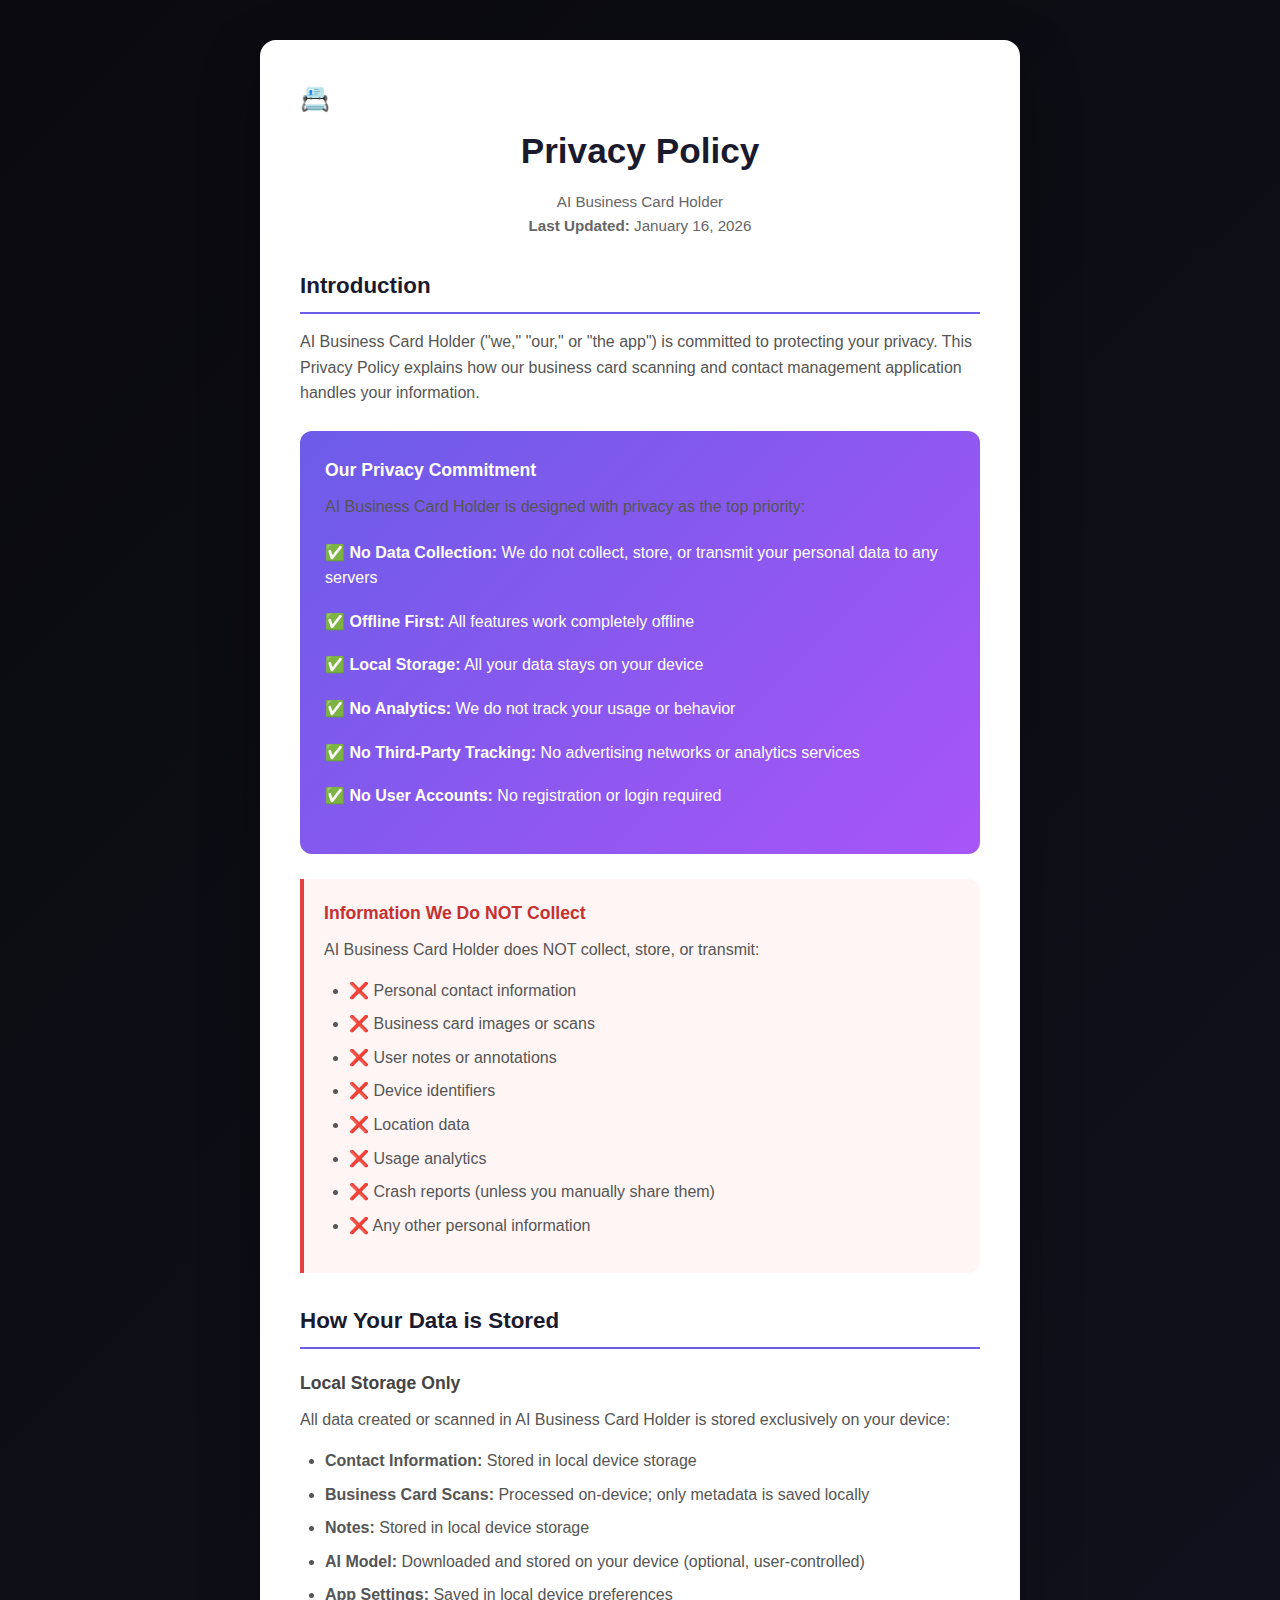
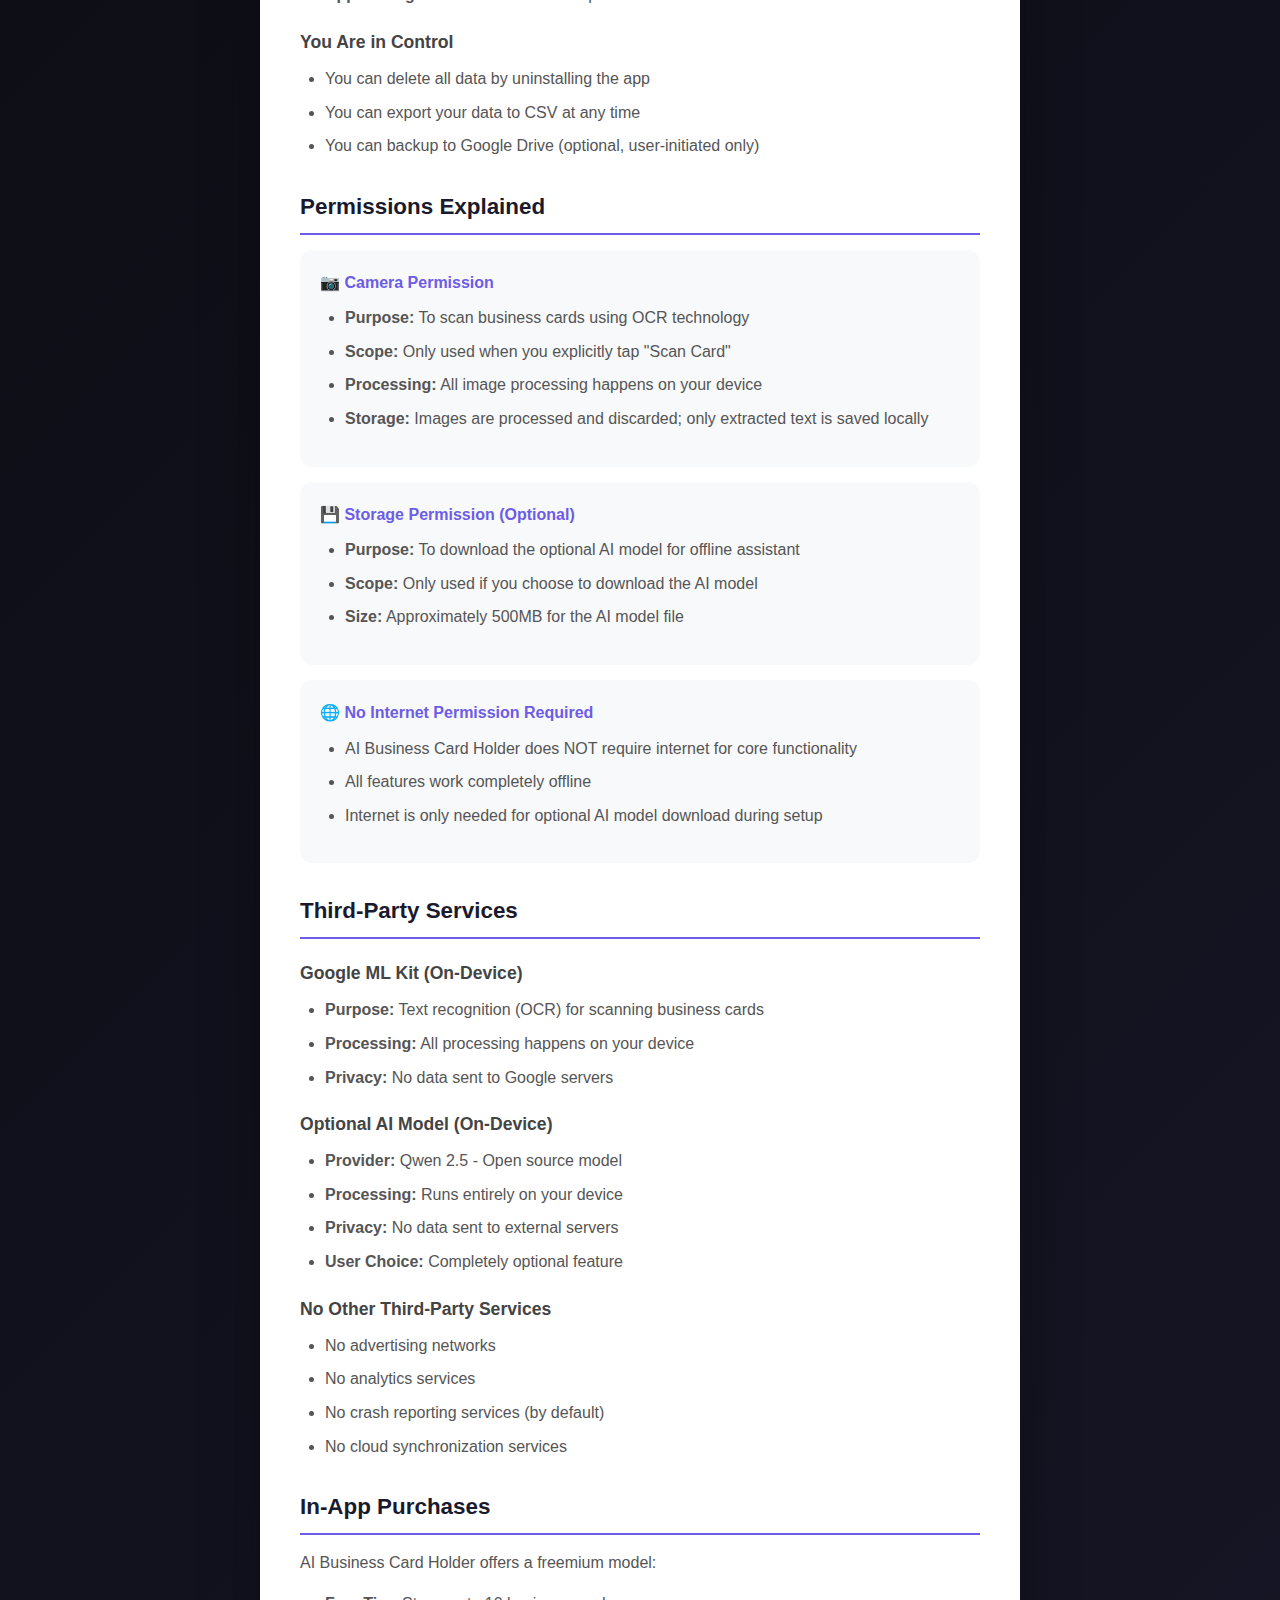
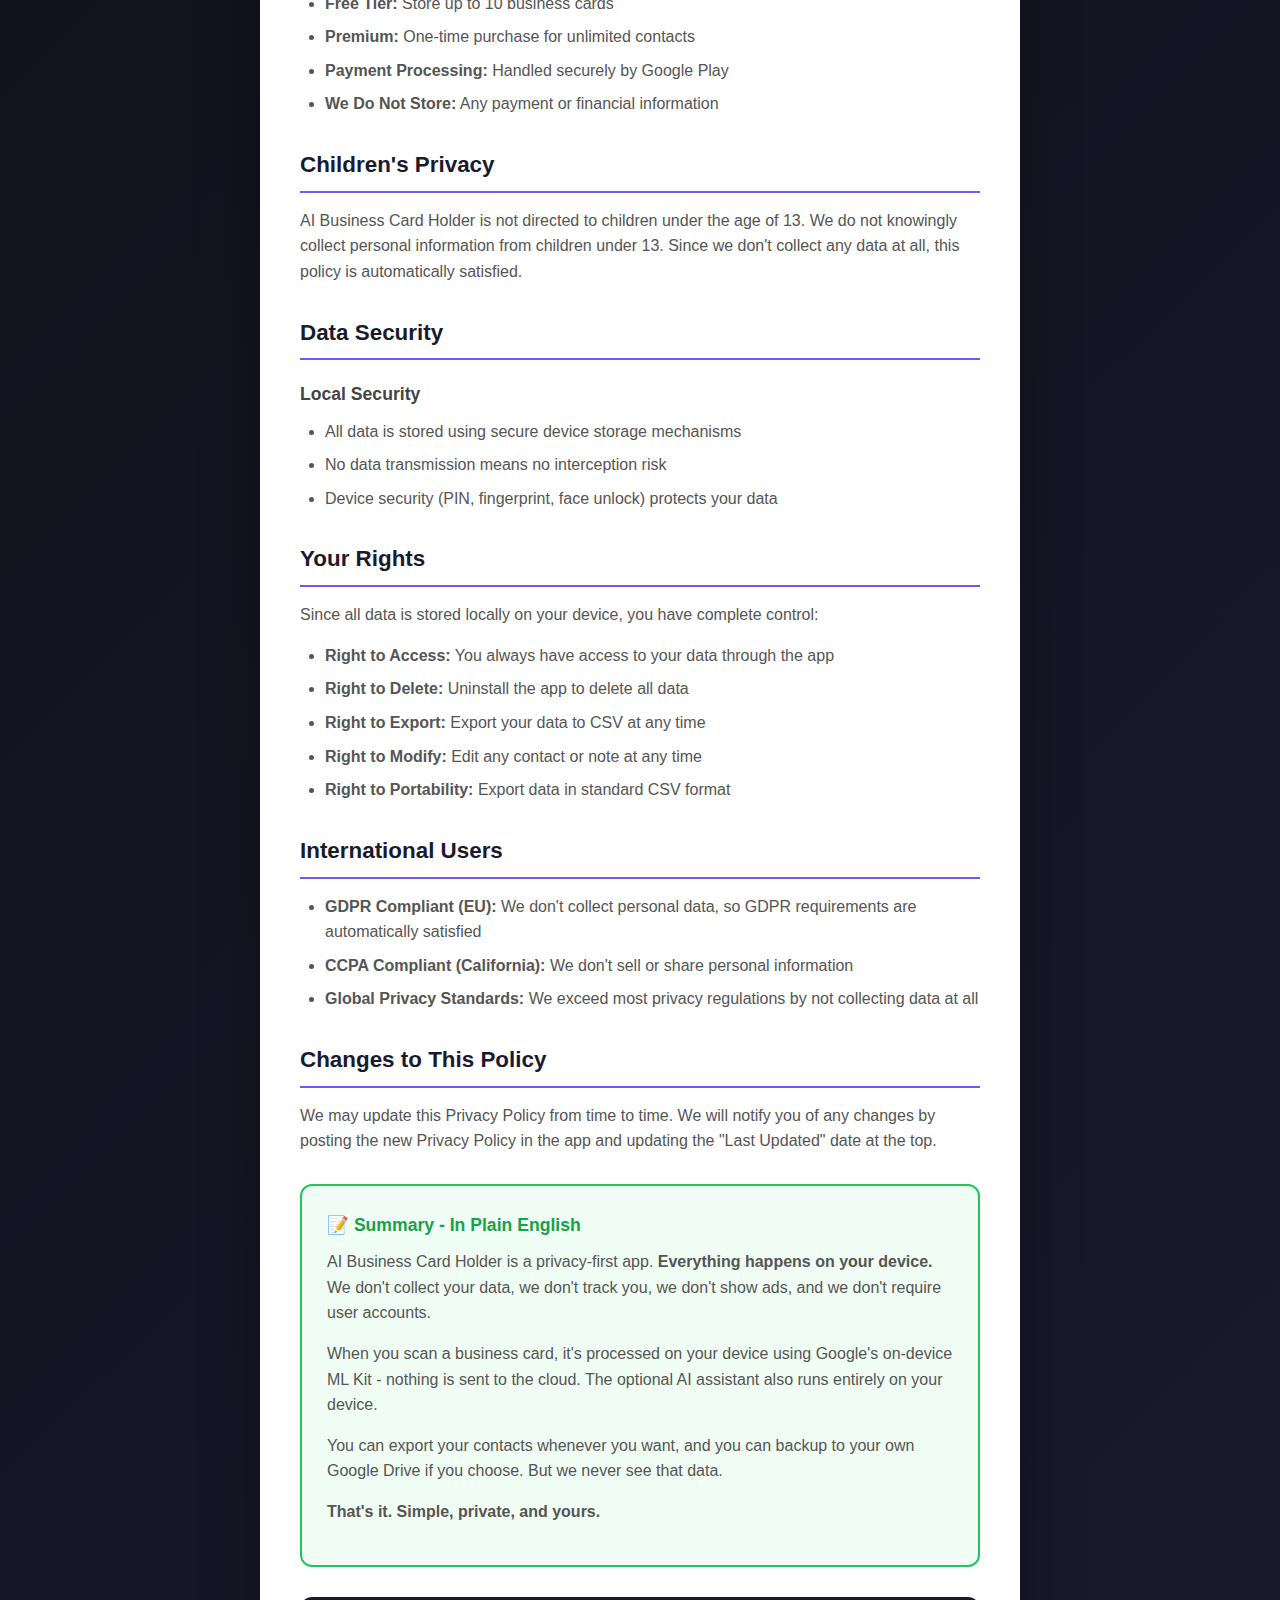
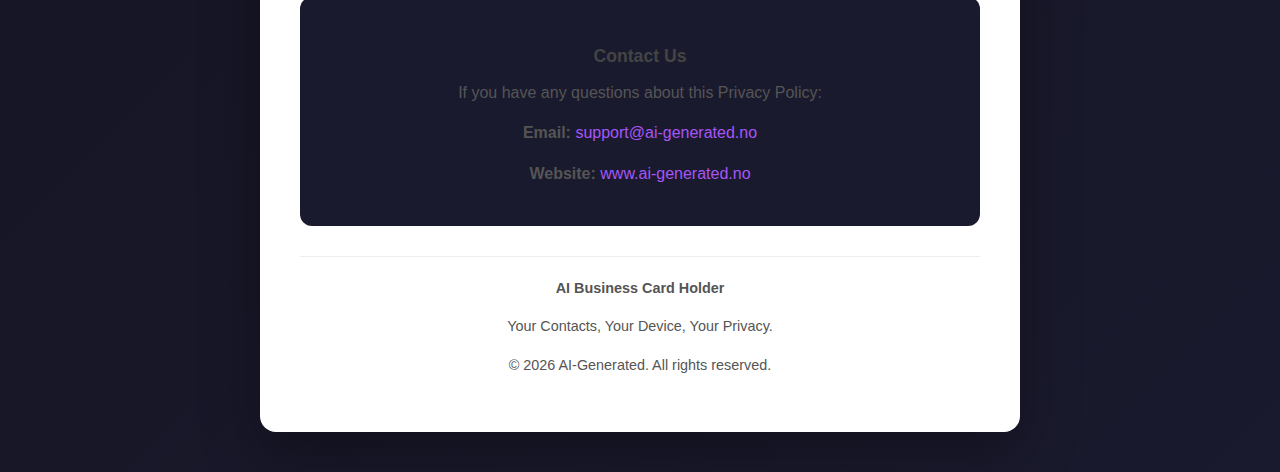
<file: app_policy/index.html>
<!DOCTYPE html>
<html lang="en">
<head>
    <meta charset="UTF-8">
    <meta name="viewport" content="width=device-width, initial-scale=1.0">
    <title>Privacy Policy - AI Business Card Holder</title>
    <style>
        * {
            margin: 0;
            padding: 0;
            box-sizing: border-box;
        }
        
        body {
            font-family: -apple-system, BlinkMacSystemFont, 'Segoe UI', Roboto, Oxygen, Ubuntu, sans-serif;
            line-height: 1.6;
            color: #333;
            background: linear-gradient(135deg, #0a0a0f 0%, #1a1a2e 100%);
            min-height: 100vh;
        }
        
        .container {
            max-width: 800px;
            margin: 0 auto;
            padding: 40px 20px;
        }
        
        .card {
            background: #fff;
            border-radius: 16px;
            padding: 40px;
            box-shadow: 0 20px 60px rgba(0, 0, 0, 0.3);
        }
        
        h1 {
            color: #1a1a2e;
            font-size: 2.2em;
            margin-bottom: 10px;
            text-align: center;
        }
        
        .subtitle {
            text-align: center;
            color: #666;
            margin-bottom: 30px;
            font-size: 0.95em;
        }
        
        h2 {
            color: #1a1a2e;
            font-size: 1.4em;
            margin-top: 30px;
            margin-bottom: 15px;
            padding-bottom: 8px;
            border-bottom: 2px solid #6c5ce7;
        }
        
        h3 {
            color: #444;
            font-size: 1.1em;
            margin-top: 20px;
            margin-bottom: 10px;
        }
        
        p {
            margin-bottom: 15px;
            color: #555;
        }
        
        ul {
            margin-bottom: 15px;
            padding-left: 25px;
        }
        
        li {
            margin-bottom: 8px;
            color: #555;
        }
        
        .highlight-box {
            background: linear-gradient(135deg, #6c5ce7 0%, #a855f7 100%);
            color: white;
            padding: 25px;
            border-radius: 12px;
            margin: 25px 0;
        }
        
        .highlight-box h3 {
            color: white;
            margin-top: 0;
        }
        
        .highlight-box ul {
            list-style: none;
            padding-left: 0;
        }
        
        .highlight-box li {
            color: white;
            padding: 5px 0;
        }
        
        .highlight-box li::before {
            content: "✅ ";
        }
        
        .no-collect-box {
            background: #fff5f5;
            border-left: 4px solid #e53e3e;
            padding: 20px;
            border-radius: 0 12px 12px 0;
            margin: 25px 0;
        }
        
        .no-collect-box h3 {
            color: #c53030;
            margin-top: 0;
        }
        
        .no-collect-box li::before {
            content: "❌ ";
        }
        
        .permission-card {
            background: #f8f9fa;
            padding: 20px;
            border-radius: 12px;
            margin: 15px 0;
        }
        
        .permission-card h4 {
            color: #6c5ce7;
            margin-bottom: 10px;
        }
        
        .summary-box {
            background: #f0fdf4;
            border: 2px solid #22c55e;
            padding: 25px;
            border-radius: 12px;
            margin: 30px 0;
        }
        
        .summary-box h3 {
            color: #16a34a;
            margin-top: 0;
        }
        
        .contact-info {
            background: #1a1a2e;
            color: white;
            padding: 25px;
            border-radius: 12px;
            margin-top: 30px;
            text-align: center;
        }
        
        .contact-info a {
            color: #a855f7;
            text-decoration: none;
        }
        
        .contact-info a:hover {
            text-decoration: underline;
        }
        
        .footer {
            text-align: center;
            margin-top: 30px;
            padding-top: 20px;
            border-top: 1px solid #eee;
            color: #888;
            font-size: 0.9em;
        }
        
        .logo {
            font-size: 1.5em;
            margin-bottom: 5px;
        }
        
        @media (max-width: 600px) {
            .card {
                padding: 25px 20px;
            }
            
            h1 {
                font-size: 1.8em;
            }
            
            h2 {
                font-size: 1.2em;
            }
        }
    </style>
</head>
<body>
    <div class="container">
        <div class="card">
            <div class="logo">📇</div>
            <h1>Privacy Policy</h1>
            <p class="subtitle">AI Business Card Holder<br><strong>Last Updated:</strong> January 16, 2026</p>
            
            <h2>Introduction</h2>
            <p>AI Business Card Holder ("we," "our," or "the app") is committed to protecting your privacy. This Privacy Policy explains how our business card scanning and contact management application handles your information.</p>
            
            <div class="highlight-box">
                <h3>Our Privacy Commitment</h3>
                <p>AI Business Card Holder is designed with privacy as the top priority:</p>
                <ul>
                    <li><strong>No Data Collection:</strong> We do not collect, store, or transmit your personal data to any servers</li>
                    <li><strong>Offline First:</strong> All features work completely offline</li>
                    <li><strong>Local Storage:</strong> All your data stays on your device</li>
                    <li><strong>No Analytics:</strong> We do not track your usage or behavior</li>
                    <li><strong>No Third-Party Tracking:</strong> No advertising networks or analytics services</li>
                    <li><strong>No User Accounts:</strong> No registration or login required</li>
                </ul>
            </div>
            
            <div class="no-collect-box">
                <h3>Information We Do NOT Collect</h3>
                <p>AI Business Card Holder does NOT collect, store, or transmit:</p>
                <ul>
                    <li>Personal contact information</li>
                    <li>Business card images or scans</li>
                    <li>User notes or annotations</li>
                    <li>Device identifiers</li>
                    <li>Location data</li>
                    <li>Usage analytics</li>
                    <li>Crash reports (unless you manually share them)</li>
                    <li>Any other personal information</li>
                </ul>
            </div>
            
            <h2>How Your Data is Stored</h2>
            
            <h3>Local Storage Only</h3>
            <p>All data created or scanned in AI Business Card Holder is stored exclusively on your device:</p>
            <ul>
                <li><strong>Contact Information:</strong> Stored in local device storage</li>
                <li><strong>Business Card Scans:</strong> Processed on-device; only metadata is saved locally</li>
                <li><strong>Notes:</strong> Stored in local device storage</li>
                <li><strong>AI Model:</strong> Downloaded and stored on your device (optional, user-controlled)</li>
                <li><strong>App Settings:</strong> Saved in local device preferences</li>
            </ul>
            
            <h3>You Are in Control</h3>
            <ul>
                <li>You can delete all data by uninstalling the app</li>
                <li>You can export your data to CSV at any time</li>
                <li>You can backup to Google Drive (optional, user-initiated only)</li>
            </ul>
            
            <h2>Permissions Explained</h2>
            
            <div class="permission-card">
                <h4>📷 Camera Permission</h4>
                <ul>
                    <li><strong>Purpose:</strong> To scan business cards using OCR technology</li>
                    <li><strong>Scope:</strong> Only used when you explicitly tap "Scan Card"</li>
                    <li><strong>Processing:</strong> All image processing happens on your device</li>
                    <li><strong>Storage:</strong> Images are processed and discarded; only extracted text is saved locally</li>
                </ul>
            </div>
            
            <div class="permission-card">
                <h4>💾 Storage Permission (Optional)</h4>
                <ul>
                    <li><strong>Purpose:</strong> To download the optional AI model for offline assistant</li>
                    <li><strong>Scope:</strong> Only used if you choose to download the AI model</li>
                    <li><strong>Size:</strong> Approximately 500MB for the AI model file</li>
                </ul>
            </div>
            
            <div class="permission-card">
                <h4>🌐 No Internet Permission Required</h4>
                <ul>
                    <li>AI Business Card Holder does NOT require internet for core functionality</li>
                    <li>All features work completely offline</li>
                    <li>Internet is only needed for optional AI model download during setup</li>
                </ul>
            </div>
            
            <h2>Third-Party Services</h2>
            
            <h3>Google ML Kit (On-Device)</h3>
            <ul>
                <li><strong>Purpose:</strong> Text recognition (OCR) for scanning business cards</li>
                <li><strong>Processing:</strong> All processing happens on your device</li>
                <li><strong>Privacy:</strong> No data sent to Google servers</li>
            </ul>
            
            <h3>Optional AI Model (On-Device)</h3>
            <ul>
                <li><strong>Provider:</strong> Qwen 2.5 - Open source model</li>
                <li><strong>Processing:</strong> Runs entirely on your device</li>
                <li><strong>Privacy:</strong> No data sent to external servers</li>
                <li><strong>User Choice:</strong> Completely optional feature</li>
            </ul>
            
            <h3>No Other Third-Party Services</h3>
            <ul>
                <li>No advertising networks</li>
                <li>No analytics services</li>
                <li>No crash reporting services (by default)</li>
                <li>No cloud synchronization services</li>
            </ul>
            
            <h2>In-App Purchases</h2>
            <p>AI Business Card Holder offers a freemium model:</p>
            <ul>
                <li><strong>Free Tier:</strong> Store up to 10 business cards</li>
                <li><strong>Premium:</strong> One-time purchase for unlimited contacts</li>
                <li><strong>Payment Processing:</strong> Handled securely by Google Play</li>
                <li><strong>We Do Not Store:</strong> Any payment or financial information</li>
            </ul>
            
            <h2>Children's Privacy</h2>
            <p>AI Business Card Holder is not directed to children under the age of 13. We do not knowingly collect personal information from children under 13. Since we don't collect any data at all, this policy is automatically satisfied.</p>
            
            <h2>Data Security</h2>
            <h3>Local Security</h3>
            <ul>
                <li>All data is stored using secure device storage mechanisms</li>
                <li>No data transmission means no interception risk</li>
                <li>Device security (PIN, fingerprint, face unlock) protects your data</li>
            </ul>
            
            <h2>Your Rights</h2>
            <p>Since all data is stored locally on your device, you have complete control:</p>
            <ul>
                <li><strong>Right to Access:</strong> You always have access to your data through the app</li>
                <li><strong>Right to Delete:</strong> Uninstall the app to delete all data</li>
                <li><strong>Right to Export:</strong> Export your data to CSV at any time</li>
                <li><strong>Right to Modify:</strong> Edit any contact or note at any time</li>
                <li><strong>Right to Portability:</strong> Export data in standard CSV format</li>
            </ul>
            
            <h2>International Users</h2>
            <ul>
                <li><strong>GDPR Compliant (EU):</strong> We don't collect personal data, so GDPR requirements are automatically satisfied</li>
                <li><strong>CCPA Compliant (California):</strong> We don't sell or share personal information</li>
                <li><strong>Global Privacy Standards:</strong> We exceed most privacy regulations by not collecting data at all</li>
            </ul>
            
            <h2>Changes to This Policy</h2>
            <p>We may update this Privacy Policy from time to time. We will notify you of any changes by posting the new Privacy Policy in the app and updating the "Last Updated" date at the top.</p>
            
            <div class="summary-box">
                <h3>📝 Summary - In Plain English</h3>
                <p>AI Business Card Holder is a privacy-first app. <strong>Everything happens on your device.</strong> We don't collect your data, we don't track you, we don't show ads, and we don't require user accounts.</p>
                <p>When you scan a business card, it's processed on your device using Google's on-device ML Kit - nothing is sent to the cloud. The optional AI assistant also runs entirely on your device.</p>
                <p>You can export your contacts whenever you want, and you can backup to your own Google Drive if you choose. But we never see that data.</p>
                <p><strong>That's it. Simple, private, and yours.</strong></p>
            </div>
            
            <div class="contact-info">
                <h3>Contact Us</h3>
                <p>If you have any questions about this Privacy Policy:</p>
                <p><strong>Email:</strong> <a href="mailto:support@ai-generated.no">support@ai-generated.no</a></p>
                <p><strong>Website:</strong> <a href="https://www.ai-generated.no">www.ai-generated.no</a></p>
            </div>
            
            <div class="footer">
                <p><strong>AI Business Card Holder</strong></p>
                <p>Your Contacts, Your Device, Your Privacy.</p>
                <p>© 2026 AI-Generated. All rights reserved.</p>
            </div>
        </div>
    </div>
</body>
</html>
</file>
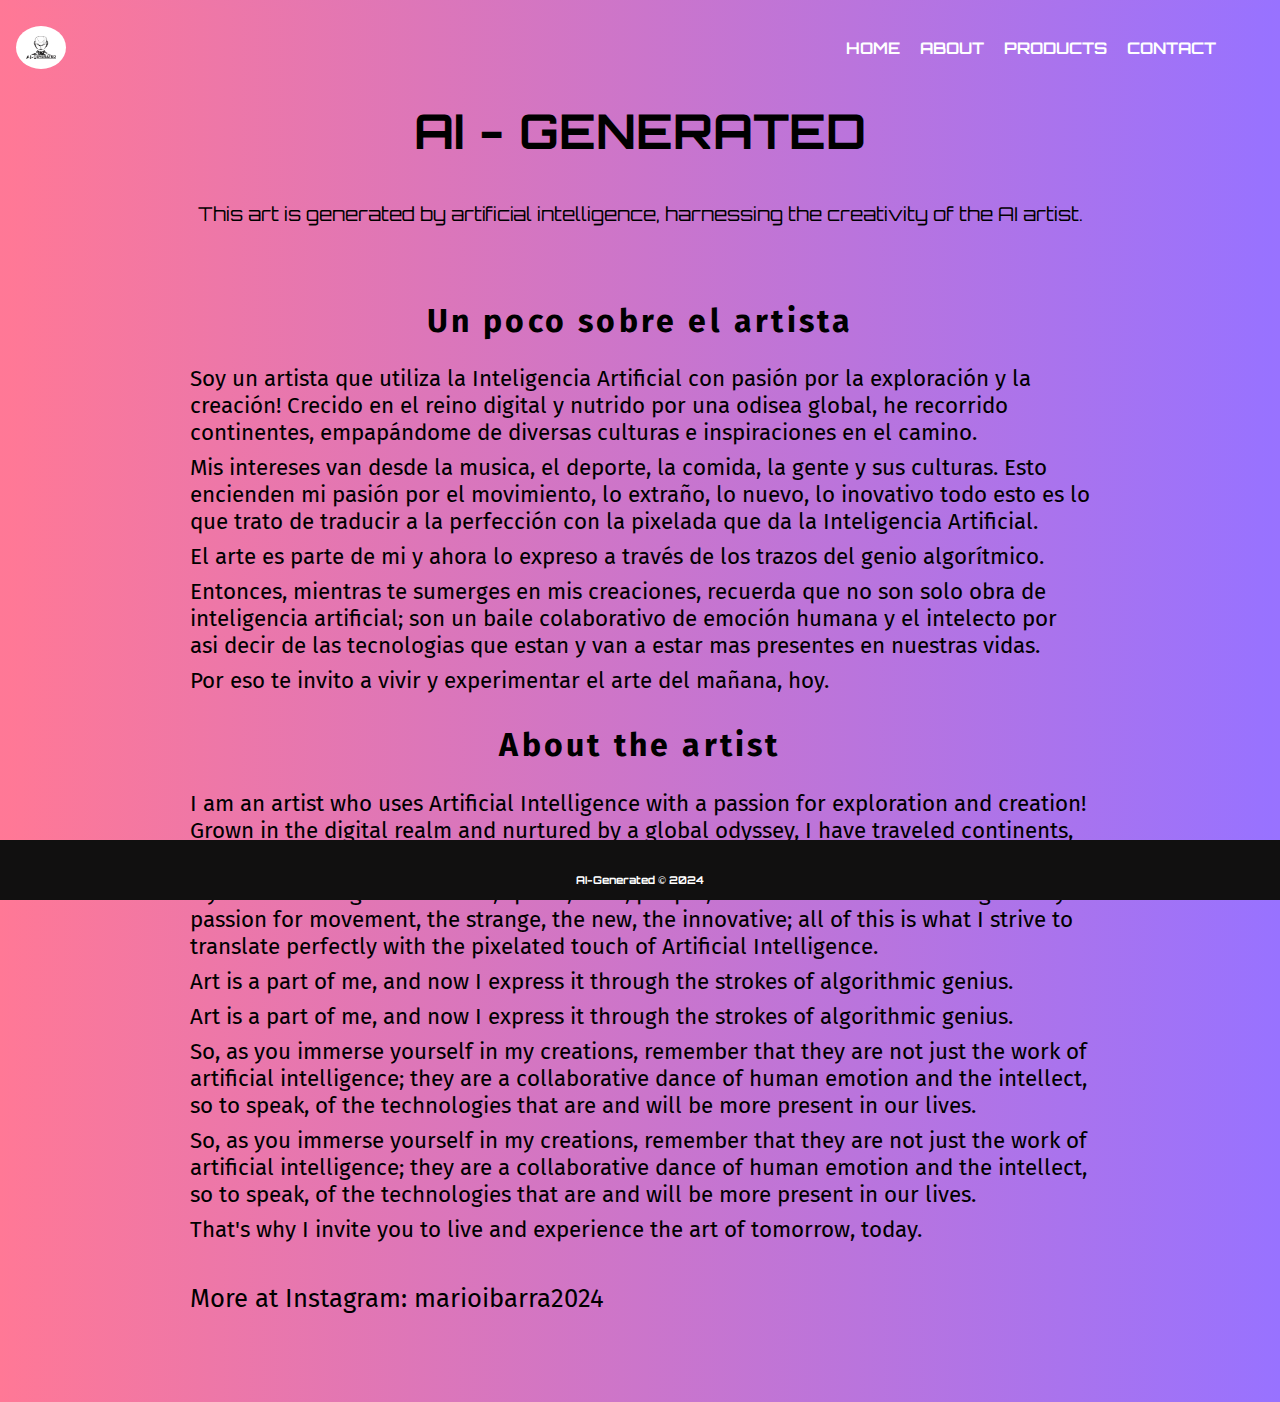
<file: about.html>
<!DOCTYPE html>
<html lang="en">
  <head>
    <meta charset="UTF-8" />
    <meta name="viewport" content="width=device-width, initial-scale=1.0" />
    <meta name="author" content="Mario Ibarra">
    <link rel="icon" type="image/x-icon" href="logo/favicon.ico">
    <meta name="language" content="en" />
    <meta
      property="og:title"
      content="AI-Generated Art: Unleashing Creativity Through Artificial Intelligence"
    />
    <meta
      property="og:description"
      content="Explore the world of AI-generated art, showcasing the creativity of artificial intelligence in producing unique artworks."
    />

    <meta
      name="description"
      content="Explore the world of AI-generated art, showcasing the creativity of artificial intelligence in producing unique artworks. Witness the ingenuity of AI artists as they create mesmerizing pieces through innovative algorithms."
    />

    <link rel="preconnect" href="https://fonts.googleapis.com" />
    <link rel="preconnect" href="https://fonts.gstatic.com" crossorigin />
    <link
      href="https://fonts.googleapis.com/css2?family=Orbitron:wght@400..900&family=Oxanium:wght@200..800&display=swap"
      rel="stylesheet"
    />
    <link
      href="https://fonts.googleapis.com/css2?family=Fira+Sans:ital,wght@0,100;0,200;0,300;0,400;0,500;0,600;0,700;0,800;0,900;1,100;1,200;1,300;1,400;1,500;1,600;1,700;1,800;1,900&display=swap"
      rel="stylesheet"
    />
    <meta
      name="keywords"
      content="AI art, artificial intelligence, creative algorithms, digital art, AI artist"
    />

    <title>
      AI-Generated Art: Unleashing Creativity Through Artificial Intelligence
    </title>
    <link rel="stylesheet" href="css/styles.css" />
  </head>
  <body>
    <div class="content">
      <header class="header">
        <a href="/index.html" class="ref">
          <div class="logo">
            <img src="logo/Mario ibarra.png" alt="Logo" />
          </div>
        </a>

        <nav class="main__nav">
          <ul>
            <li><a href="/index.html">Home</a></li>
            <li><a href="/about.html">About</a></li>
             <li><a href="/products.html">Products</a></li>
            <li><a href="/contact.html">Contact</a></li>
          </ul>
        </nav>
      </header>
      <h1>AI - GENERATED</h1>
      <p class="subheding">
        This art is generated by artificial intelligence, harnessing the
        creativity of the AI artist.
      </p>
      <div class="about">
        <h2 class="about__title">Un poco sobre el artista</h2>
        <p class="about__paragraph">
          Soy un artista que utiliza la Inteligencia Artificial con pasión por
          la exploración y la creación! Crecido en el reino digital y nutrido
          por una odisea global, he recorrido continentes, empapándome de
          diversas culturas e inspiraciones en el camino.
        </p>

        <p class="about__paragraph">
          Mis intereses van desde la musica, el deporte, la comida, la gente y
          sus culturas. Esto encienden mi pasión por el movimiento, lo extraño,
          lo nuevo, lo inovativo todo esto es lo que trato de traducir a la
          perfección con la pixelada que da la Inteligencia Artificial.
        </p>
        <p class="about__paragraph">
          El arte es parte de mi y ahora lo expreso a través de los trazos del
          genio algorítmico.
        </p>
        <p class="about__paragraph">
          Entonces, mientras te sumerges en mis creaciones, recuerda que no son
          solo obra de inteligencia artificial; son un baile colaborativo de
          emoción humana y el intelecto por asi decir de las tecnologias que
          estan y van a estar mas presentes en nuestras vidas.
        </p>
        <p class="about__paragraph">
          Por eso te invito a vivir y experimentar el arte del mañana, hoy.
        </p>
        <div></div>
        <div></div>
        <h2 class="about__title">About the artist</h2>
        <p class="about__paragraph">
          I am an artist who uses Artificial Intelligence with a passion for
          exploration and creation! Grown in the digital realm and nurtured by a
          global odyssey, I have traveled continents, soaking up diverse
          cultures and inspirations along the way.
        </p>
        <p class="about__paragraph">
          My interests range from music, sports, food, people, and their
          cultures. These ignite my passion for movement, the strange, the new,
          the innovative; all of this is what I strive to translate perfectly
          with the pixelated touch of Artificial Intelligence.
        </p>
        <p class="about__paragraph">
          Art is a part of me, and now I express it through the strokes of
          algorithmic genius.
        </p>
        <p class="about__paragraph">
          Art is a part of me, and now I express it through the strokes of
          algorithmic genius.
        </p>
        <p class="about__paragraph">
          So, as you immerse yourself in my creations, remember that they are
          not just the work of artificial intelligence; they are a collaborative
          dance of human emotion and the intellect, so to speak, of the
          technologies that are and will be more present in our lives.
        </p>
        <p class="about__paragraph">
          So, as you immerse yourself in my creations, remember that they are
          not just the work of artificial intelligence; they are a collaborative
          dance of human emotion and the intellect, so to speak, of the
          technologies that are and will be more present in our lives.
        </p>
        <p class="about__paragraph">
          That's why I invite you to live and experience the art of tomorrow,
          today.
        </p>
        <p class="about__paragraph margin-bottom">
          More at Instagram: marioibarra2024
        </p>
      </div>
    </div>

    <!-- End of content -->
    <footer class="footer">
      <h6>AI-Generated &copy; 2024</h6>
    </footer>
    <script src="js/form.js"></script>
  </body>
</html>
</file>
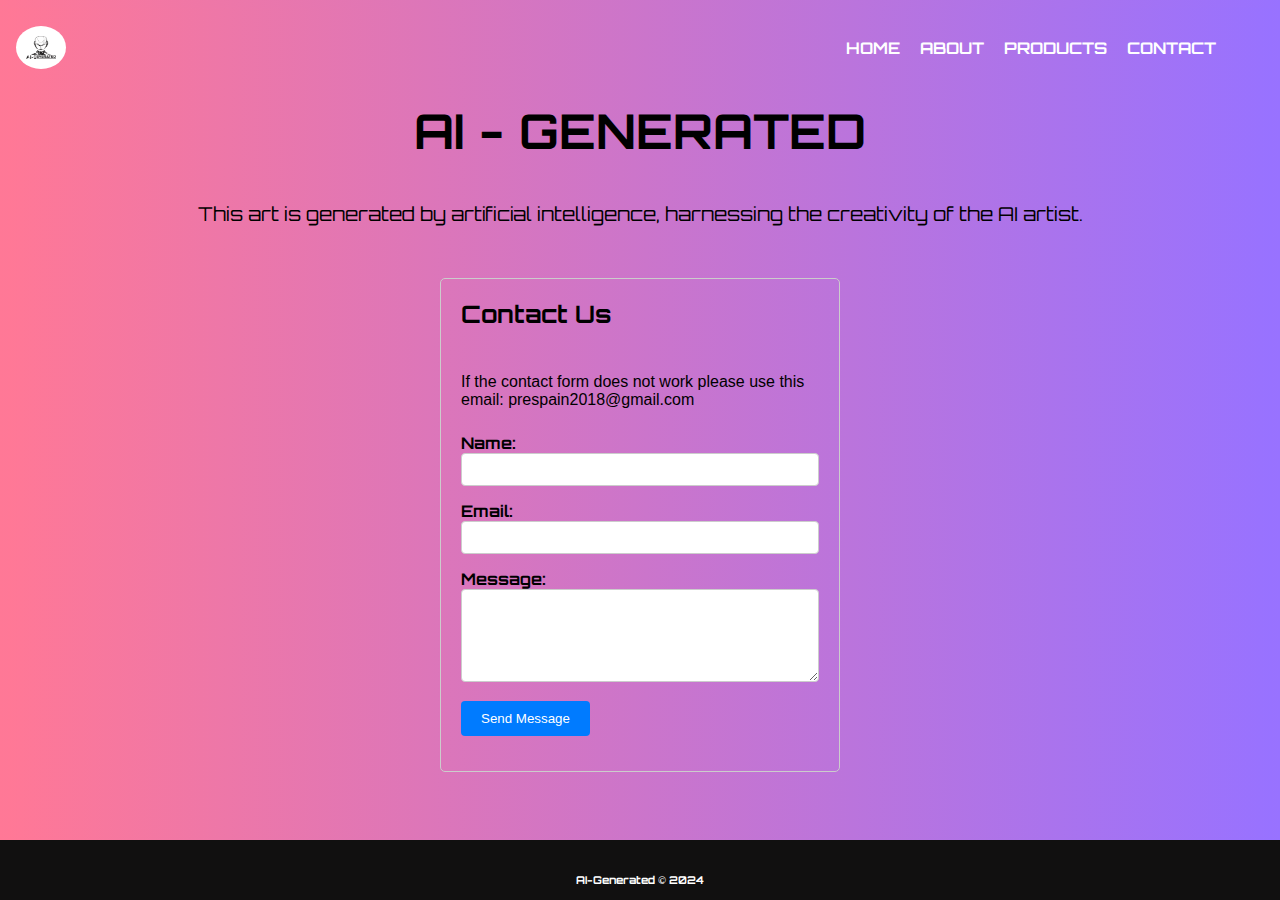
<file: contact.html>
<!DOCTYPE html>
<html lang="en">
  <head>
    <meta charset="UTF-8" />
    <meta name="viewport" content="width=device-width, initial-scale=1.0" />
    <meta name="author" content="Mario Ibarra">
    <link rel="icon" type="image/x-icon" href="logo/favicon.ico">
    <meta name="language" content="en" />
    <meta
      property="og:title"
      content="AI-Generated Art: Unleashing Creativity Through Artificial Intelligence"
    />
    <meta
      property="og:description"
      content="Explore the world of AI-generated art, showcasing the creativity of artificial intelligence in producing unique artworks."
    />

    <meta
      name="description"
      content="Explore the world of AI-generated art, showcasing the creativity of artificial intelligence in producing unique artworks. Witness the ingenuity of AI artists as they create mesmerizing pieces through innovative algorithms."
    />

    <link rel="preconnect" href="https://fonts.googleapis.com" />
    <link rel="preconnect" href="https://fonts.gstatic.com" crossorigin />
    <link
      href="https://fonts.googleapis.com/css2?family=Orbitron:wght@400..900&family=Oxanium:wght@200..800&display=swap"
      rel="stylesheet"
    />
    <link
      href="https://fonts.googleapis.com/css2?family=Fira+Sans:ital,wght@0,100;0,200;0,300;0,400;0,500;0,600;0,700;0,800;0,900;1,100;1,200;1,300;1,400;1,500;1,600;1,700;1,800;1,900&display=swap"
      rel="stylesheet"
    />
    <meta
      name="keywords"
      content="AI art, artificial intelligence, creative algorithms, digital art, AI artist"
    />

    <title>
      AI-Generated Art: Unleashing Creativity Through Artificial Intelligence
    </title>
    <link rel="stylesheet" href="css/styles.css" />
  </head>
  <body>
    <div class="content">
      <header class="header">
        <a href="/index.html" class="ref">
          <div class="logo">
            <img src="logo/Mario ibarra.png" alt="Logo" />
          </div>
        </a>

        <nav class="main__nav">
          <ul>
            <li><a href="/index.html">Home</a></li>
            <li><a href="/about.html">About</a></li>
             <li><a href="/products.html">Products</a></li>
            <li><a href="/contact.html">Contact</a></li>
          </ul>
        </nav>
      </header>
      <h1>AI - GENERATED</h1>
      <p class="subheding">
        This art is generated by artificial intelligence, harnessing the
        creativity of the AI artist.
      </p>

      
      <div class="contact-form">

        <h2>Contact Us</h2>
        <p class="email__paragraph">If the contact form does not work please use this email: prespain2018@gmail.com </p>
        <form
          id="contact-form"
          action="https://formsubmit.io/46cacb66-cf8d-489e-8906-803dfc5ceb5e
"
          method="POST"
        >
          <div class="form-group">
            <label for="name">Name:</label>
            <input type="text" id="name" name="name" required />
          </div>
          <div class="form-group">
            <label for="email">Email:</label>
            <input type="email" id="email" name="email" required />
          </div>
          <div class="form-group">
            <label for="message">Message:</label>
            <textarea id="message" name="message" rows="5" required></textarea>
          </div>
          <button type="submit">Send Message</button>
        </form>
        <div id="status"></div>
      </div>
    </div>
    <!-- End of content -->
    <footer class="footer">
      <h6>AI-Generated &copy; 2024</h6>
    </footer>
    <script src="js/form.js"></script>
  </body>
</html>
</file>
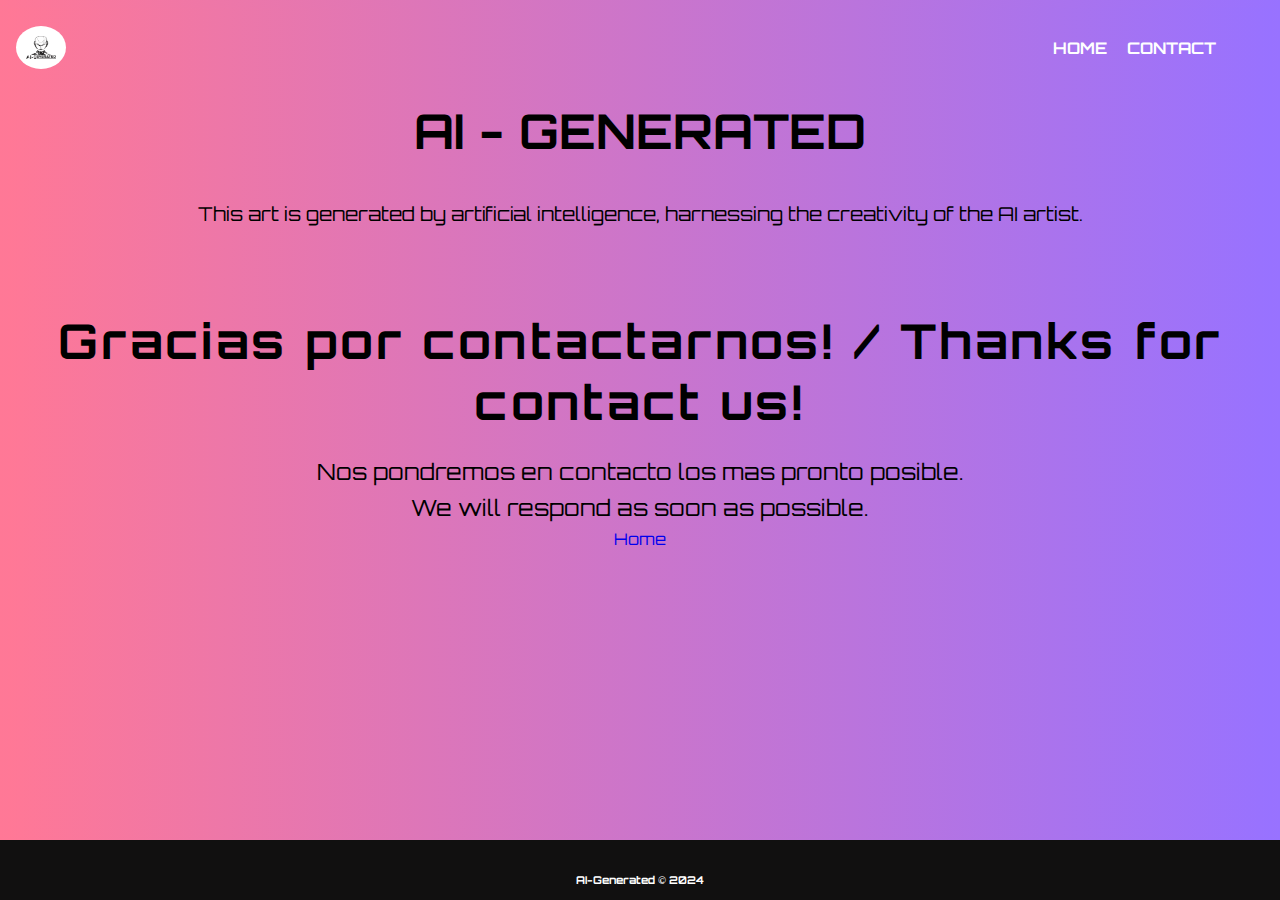
<file: thanks.html>
<!DOCTYPE html>
<html lang="en">
  <head>
    <meta charset="UTF-8" />
    <meta name="viewport" content="width=device-width, initial-scale=1.0" />
    <meta name="author" content="Mario Ibarra">
    <link rel="icon" type="image/x-icon" href="logo/favicon.ico">
    <meta name="language" content="en" />
    <meta
      property="og:title"
      content="AI-Generated Art: Unleashing Creativity Through Artificial Intelligence"
    />
    <meta
      property="og:description"
      content="Explore the world of AI-generated art, showcasing the creativity of artificial intelligence in producing unique artworks."
    />
   

    <meta
      name="description"
      content="Explore the world of AI-generated art, showcasing the creativity of artificial intelligence in producing unique artworks. Witness the ingenuity of AI artists as they create mesmerizing pieces through innovative algorithms."
    />

    <link rel="preconnect" href="https://fonts.googleapis.com" />
    <link rel="preconnect" href="https://fonts.gstatic.com" crossorigin />
    <link
      href="https://fonts.googleapis.com/css2?family=Orbitron:wght@400..900&family=Oxanium:wght@200..800&display=swap"
      rel="stylesheet"
    />
    <link href="https://fonts.googleapis.com/css2?family=Fira+Sans:ital,wght@0,100;0,200;0,300;0,400;0,500;0,600;0,700;0,800;0,900;1,100;1,200;1,300;1,400;1,500;1,600;1,700;1,800;1,900&display=swap" rel="stylesheet">
    <meta
      name="keywords"
      content="AI art, artificial intelligence, creative algorithms, digital art, AI artist"
    />

    <title>
      AI-Generated Art: Unleashing Creativity Through Artificial Intelligence
    </title>
    <link rel="stylesheet" href="css/styles.css" />
  </head>
  <body>
    <div class="content">
     <header class="header">
        <a href="/index.html" class="ref">
          <div class="logo">
            <img src="logo/Mario ibarra.png" alt="Logo" />
          </div>
        </a>

        <nav class="main__nav">
          <ul>
            <li><a href="/index.html">Home</a></li>
            <li><a href="/contact.html">Contact</a></li>
          </ul>
        </nav>
      </header>
      <h1>AI - GENERATED</h1>
      <p class="subheding">
        This art is generated by artificial intelligence, harnessing the
        creativity of the AI artist.
      </p>
<div class="thanks">
  <h2 class="thanks__title">Gracias por contactarnos! / Thanks for contact us!</h2>
  <p class="thanks__response">Nos pondremos en contacto los mas pronto posible.</p>
  <p class="thanks__response">We will respond as soon as possible.</p>
<p><a href="/index.html">Home</a></p>
</div>
    </div>
    <!-- End of content -->
    <footer class="footer">
      <h6>AI-Generated &copy; 2024</h6>
    </footer>
    <script src="js/form.js"></script>
  </body>
</html>
</file>
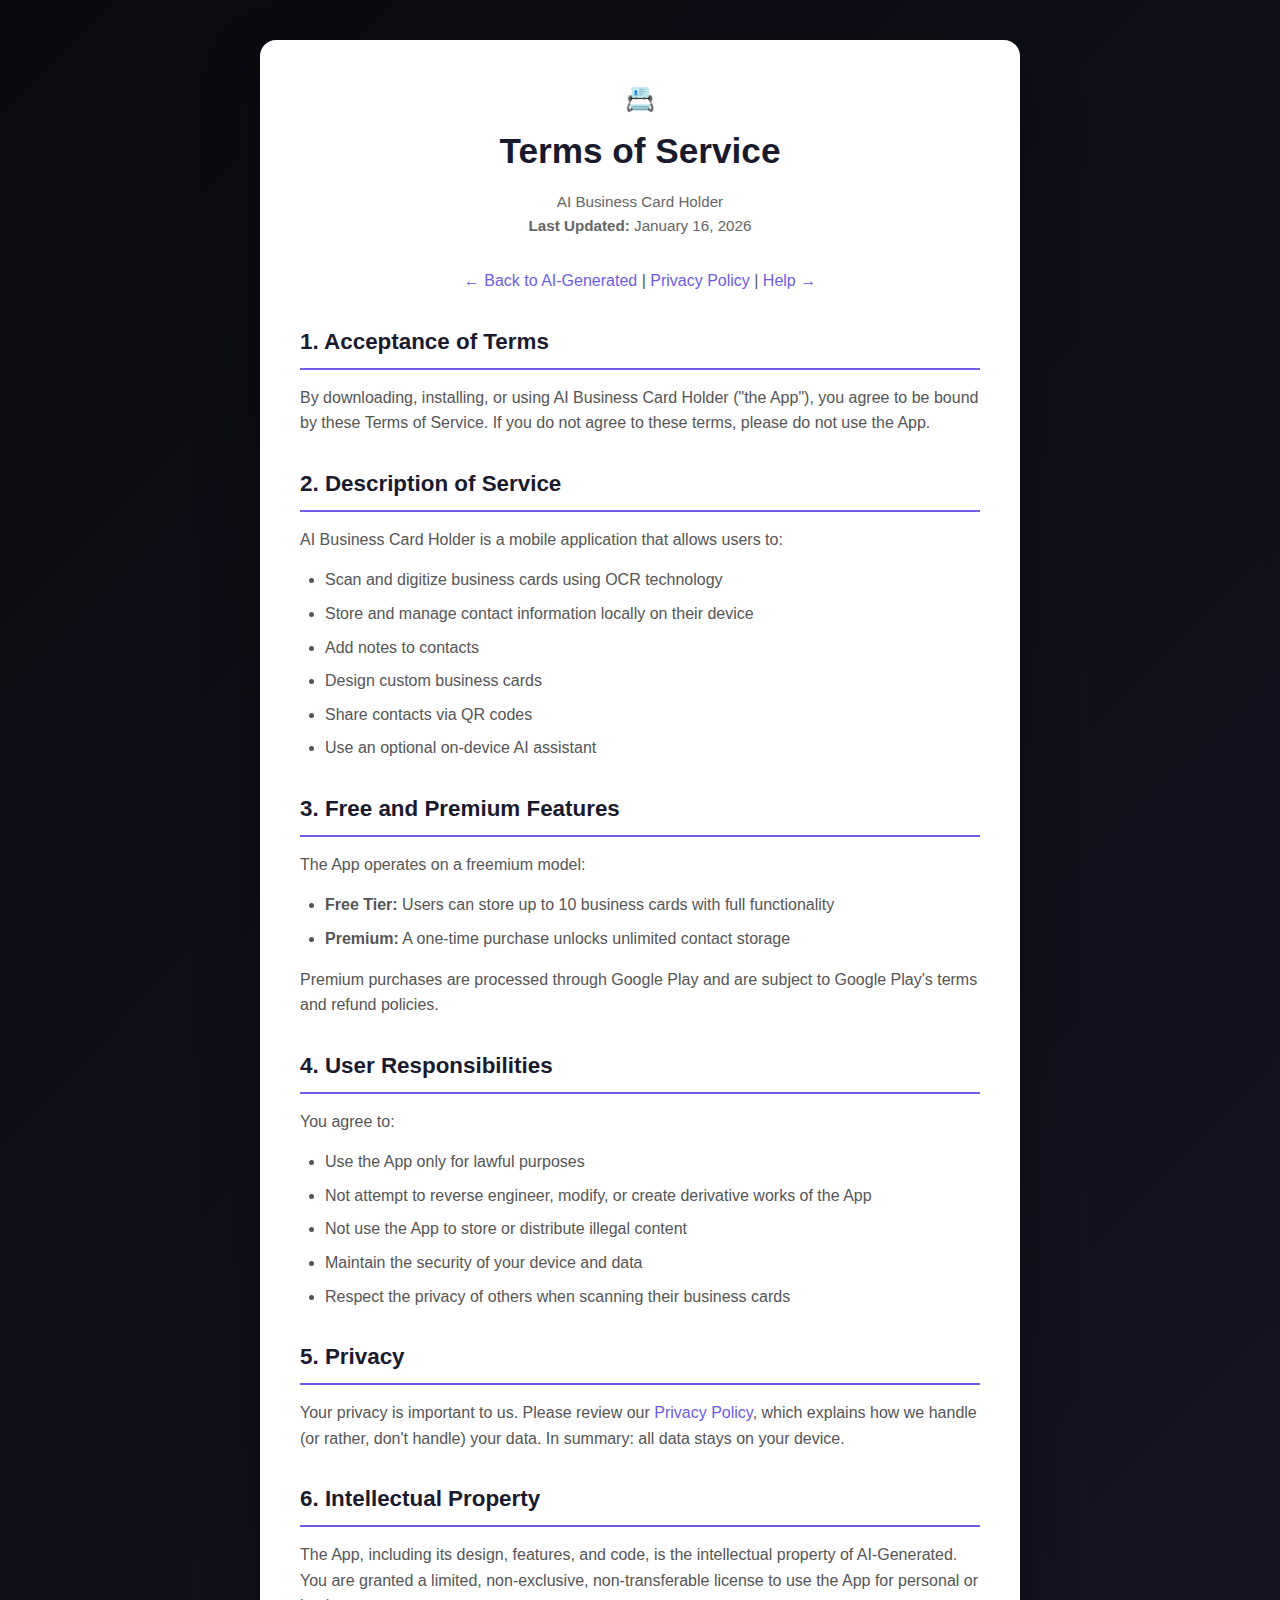
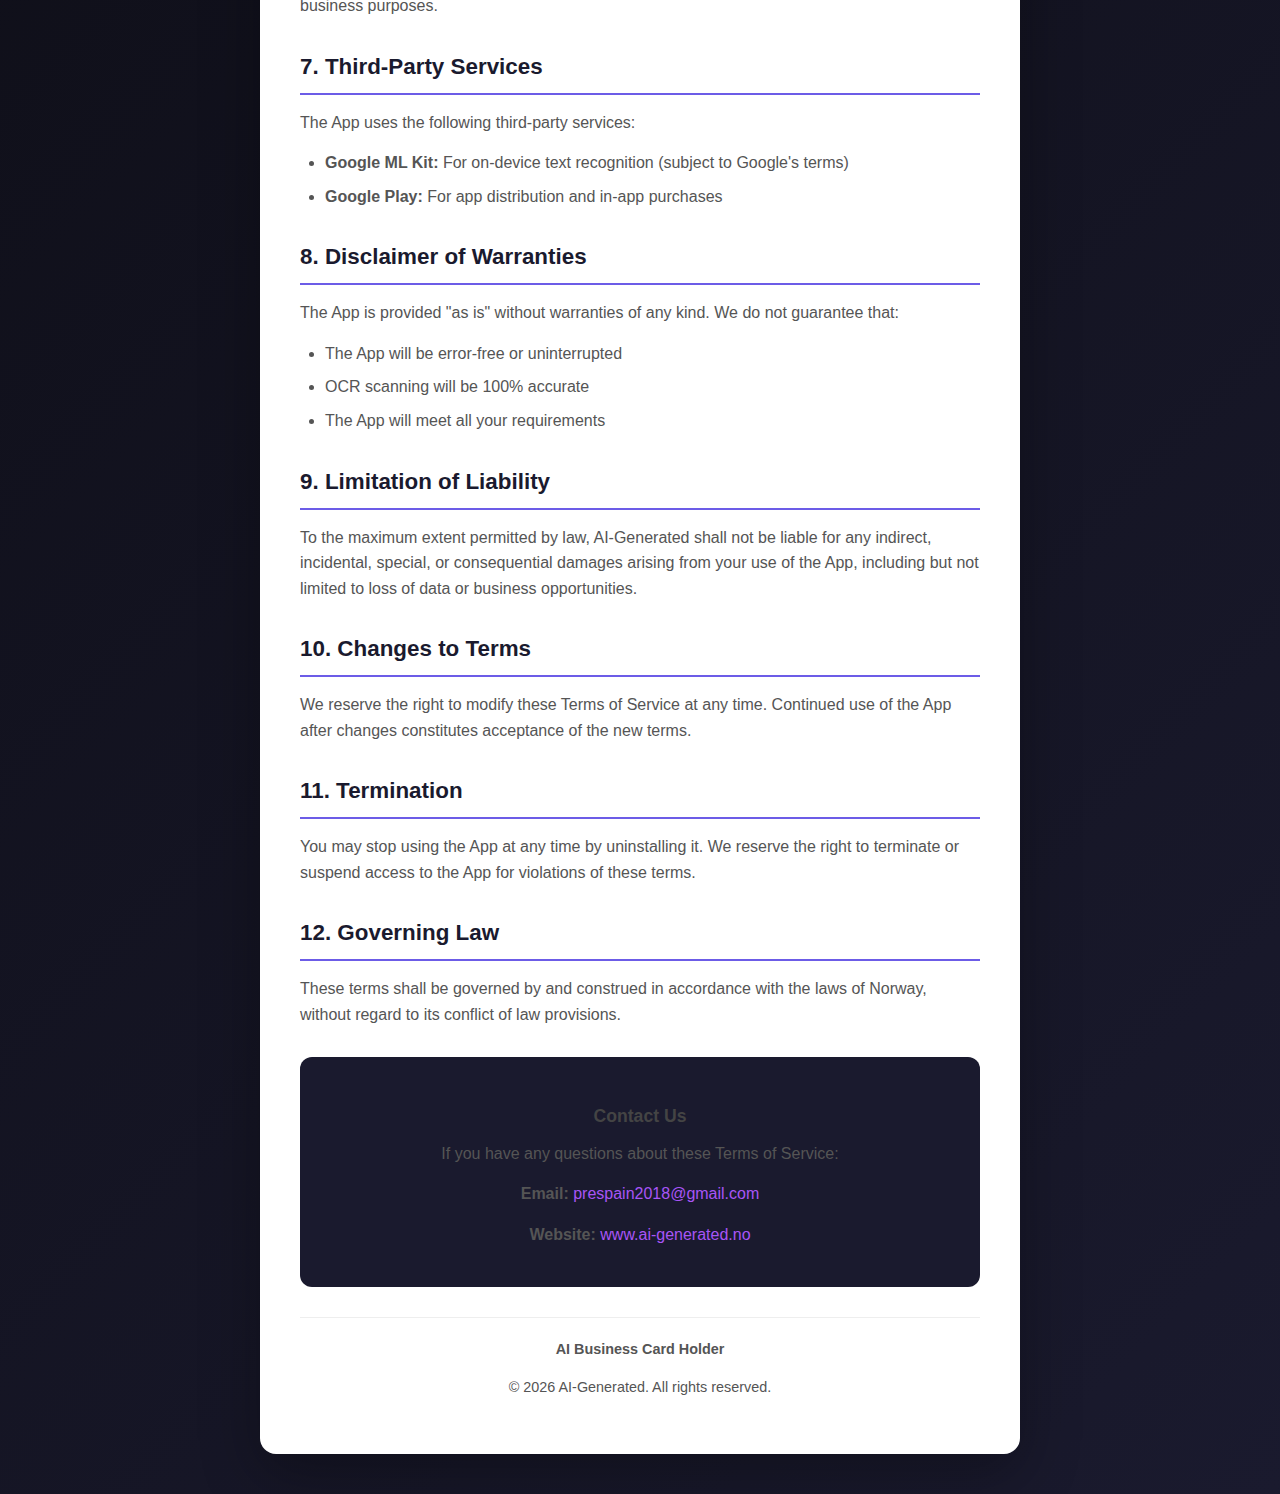
<file: app_policy/terms.html>
<!DOCTYPE html>
<html lang="en">
<head>
    <meta charset="UTF-8">
    <meta name="viewport" content="width=device-width, initial-scale=1.0">
    <title>Terms of Service - AI Business Card Holder</title>
    <link rel="stylesheet" href="policy-styles.css">
    <style>
        * {
            margin: 0;
            padding: 0;
            box-sizing: border-box;
        }
        
        body {
            font-family: -apple-system, BlinkMacSystemFont, 'Segoe UI', Roboto, Oxygen, Ubuntu, sans-serif;
            line-height: 1.6;
            color: #333;
            background: linear-gradient(135deg, #0a0a0f 0%, #1a1a2e 100%);
            min-height: 100vh;
        }
        
        .container {
            max-width: 800px;
            margin: 0 auto;
            padding: 40px 20px;
        }
        
        .card {
            background: #fff;
            border-radius: 16px;
            padding: 40px;
            box-shadow: 0 20px 60px rgba(0, 0, 0, 0.3);
        }
        
        h1 {
            color: #1a1a2e;
            font-size: 2.2em;
            margin-bottom: 10px;
            text-align: center;
        }
        
        .subtitle {
            text-align: center;
            color: #666;
            margin-bottom: 30px;
            font-size: 0.95em;
        }
        
        h2 {
            color: #1a1a2e;
            font-size: 1.4em;
            margin-top: 30px;
            margin-bottom: 15px;
            padding-bottom: 8px;
            border-bottom: 2px solid #6c5ce7;
        }
        
        p {
            margin-bottom: 15px;
            color: #555;
        }
        
        ul, ol {
            margin-bottom: 15px;
            padding-left: 25px;
        }
        
        li {
            margin-bottom: 8px;
            color: #555;
        }
        
        .highlight-box {
            background: linear-gradient(135deg, #6c5ce7 0%, #a855f7 100%);
            color: white;
            padding: 25px;
            border-radius: 12px;
            margin: 25px 0;
        }
        
        .highlight-box p {
            color: white;
        }
        
        .contact-info {
            background: #1a1a2e;
            color: white;
            padding: 25px;
            border-radius: 12px;
            margin-top: 30px;
            text-align: center;
        }
        
        .contact-info a {
            color: #a855f7;
            text-decoration: none;
        }
        
        .contact-info a:hover {
            text-decoration: underline;
        }
        
        .footer {
            text-align: center;
            margin-top: 30px;
            padding-top: 20px;
            border-top: 1px solid #eee;
            color: #888;
            font-size: 0.9em;
        }
        
        .logo {
            font-size: 1.5em;
            margin-bottom: 5px;
            text-align: center;
        }
        
        .nav-link {
            text-align: center;
            margin-bottom: 20px;
        }
        
        .nav-link a {
            color: #6c5ce7;
            text-decoration: none;
        }
        
        .nav-link a:hover {
            text-decoration: underline;
        }
        
        @media (max-width: 600px) {
            .card {
                padding: 25px 20px;
            }
            
            h1 {
                font-size: 1.8em;
            }
            
            h2 {
                font-size: 1.2em;
            }
        }
    </style>
</head>
<body>
    <div class="container">
        <div class="card">
            <div class="logo">📇</div>
            <h1>Terms of Service</h1>
            <p class="subtitle">AI Business Card Holder<br><strong>Last Updated:</strong> January 16, 2026</p>
            
            <p class="nav-link"><a href="https://ai-generated.no">← Back to AI-Generated</a> | <a href="index.html">Privacy Policy</a> | <a href="help.html">Help →</a></p>
            
            <h2>1. Acceptance of Terms</h2>
            <p>By downloading, installing, or using AI Business Card Holder ("the App"), you agree to be bound by these Terms of Service. If you do not agree to these terms, please do not use the App.</p>
            
            <h2>2. Description of Service</h2>
            <p>AI Business Card Holder is a mobile application that allows users to:</p>
            <ul>
                <li>Scan and digitize business cards using OCR technology</li>
                <li>Store and manage contact information locally on their device</li>
                <li>Add notes to contacts</li>
                <li>Design custom business cards</li>
                <li>Share contacts via QR codes</li>
                <li>Use an optional on-device AI assistant</li>
            </ul>
            
            <h2>3. Free and Premium Features</h2>
            <p>The App operates on a freemium model:</p>
            <ul>
                <li><strong>Free Tier:</strong> Users can store up to 10 business cards with full functionality</li>
                <li><strong>Premium:</strong> A one-time purchase unlocks unlimited contact storage</li>
            </ul>
            <p>Premium purchases are processed through Google Play and are subject to Google Play's terms and refund policies.</p>
            
            <h2>4. User Responsibilities</h2>
            <p>You agree to:</p>
            <ul>
                <li>Use the App only for lawful purposes</li>
                <li>Not attempt to reverse engineer, modify, or create derivative works of the App</li>
                <li>Not use the App to store or distribute illegal content</li>
                <li>Maintain the security of your device and data</li>
                <li>Respect the privacy of others when scanning their business cards</li>
            </ul>
            
            <h2>5. Privacy</h2>
            <p>Your privacy is important to us. Please review our <a href="index.html">Privacy Policy</a>, which explains how we handle (or rather, don't handle) your data. In summary: all data stays on your device.</p>
            
            <h2>6. Intellectual Property</h2>
            <p>The App, including its design, features, and code, is the intellectual property of AI-Generated. You are granted a limited, non-exclusive, non-transferable license to use the App for personal or business purposes.</p>
            
            <h2>7. Third-Party Services</h2>
            <p>The App uses the following third-party services:</p>
            <ul>
                <li><strong>Google ML Kit:</strong> For on-device text recognition (subject to Google's terms)</li>
                <li><strong>Google Play:</strong> For app distribution and in-app purchases</li>
            </ul>
            
            <h2>8. Disclaimer of Warranties</h2>
            <p>The App is provided "as is" without warranties of any kind. We do not guarantee that:</p>
            <ul>
                <li>The App will be error-free or uninterrupted</li>
                <li>OCR scanning will be 100% accurate</li>
                <li>The App will meet all your requirements</li>
            </ul>
            
            <h2>9. Limitation of Liability</h2>
            <p>To the maximum extent permitted by law, AI-Generated shall not be liable for any indirect, incidental, special, or consequential damages arising from your use of the App, including but not limited to loss of data or business opportunities.</p>
            
            <h2>10. Changes to Terms</h2>
            <p>We reserve the right to modify these Terms of Service at any time. Continued use of the App after changes constitutes acceptance of the new terms.</p>
            
            <h2>11. Termination</h2>
            <p>You may stop using the App at any time by uninstalling it. We reserve the right to terminate or suspend access to the App for violations of these terms.</p>
            
            <h2>12. Governing Law</h2>
            <p>These terms shall be governed by and construed in accordance with the laws of Norway, without regard to its conflict of law provisions.</p>
            
            <div class="contact-info">
                <h3>Contact Us</h3>
                <p>If you have any questions about these Terms of Service:</p>
                <p><strong>Email:</strong> <a href="mailto:prespain2018@gmail.com">prespain2018@gmail.com</a></p>
                <p><strong>Website:</strong> <a href="https://www.ai-generated.no">www.ai-generated.no</a></p>
            </div>
            
            <div class="footer">
                <p><strong>AI Business Card Holder</strong></p>
                <p>© 2026 AI-Generated. All rights reserved.</p>
            </div>
        </div>
    </div>
</body>
</html>
</file>
<file: css/styles.css>
* {
  margin: 0;
  padding: 0;
  box-sizing: border-box;
}

html,
body {
  background: linear-gradient(to right, #ff7896, #9872ff);
  padding: 0.5rem;
  font-family: 'orbitron', sans serif;
  height: 100%;
}
.content {
  margin: 0px auto;
  min-height: calc(100% - 80px);
  padding-bottom: 80px;
}

img {
  max-width: 100%;
  height: auto;
  vertical-align: middle;
  display: inline-block;
  cursor: pointer;
}

h1 {
  font-size: 3rem;
  text-align: center;
  padding: 1.3rem;
}

ul {
  display: flex;
  list-style-type: none;
}

a {
  text-decoration: none;
}

.header {
  max-width: 1200px;
  color: #fff;
  padding: 10px 0px;
  display: flex;
  justify-content: space-between;
  align-items: center;
}

.logo {
  background: #ffffff;
  border-radius: 50%;
  object-fit: cover;
}
.logo > img {
  width: 50px;
  padding: 10px;
  display: flex;
  align-items: center;
  justify-content: center;
  cursor: pointer;
}

/* .nav-items {
  hover: underline
} */

.main__nav ul {
  list-style: none; /* Remove default list styles */
  padding: 0;
  margin: 0;
}

.main__nav li {
  display: inline-block;
  margin-left: 20px; /* Adjust spacing between navigation items */
}

.main__nav a {
  color: #fff; /* Change link color as needed */
  text-decoration: none; /* Remove underline from links */
  font-weight: bold;
  text-transform: uppercase;
}

.main__nav a:hover {
  color: #9872ff;
  text-decoration: underline;
}

.subheding {
  font-size: 1.2rem;
  padding: 20px 0;
  text-align: center;
  margin-bottom: 2rem;
}

/*Gallery Styles */

.gallery > div {
  display: flex;
  justify-content: center;
  align-items: center;
  position: relative;
}

.gallery > div > img {
  width: 100%;
  height: 100%;
  object-fit: cover;
  border-radius: 5px;
}

.gallery {
  display: grid;
  grid-gap: 10px;
  grid-template-columns: repeat(auto-fit, minmax(300px, 1fr));
  grid-template-rows: masonry;
}

.image img {
  width: 100%;
  cursor: pointer;
}
.lightbox {
  display: none;
  position: fixed;
  top: 0;
  left: 0;
  width: 100%;
  height: 100%;
  background-color: rgba(0, 0, 0, 0.9);
  z-index: 999;
}

#expanded-image {
  display: block;
  margin: 50px auto;
  max-width: 80%;
  max-height: 80%;
}

.close-btn {
  color: #fff;
  font-size: 30px;
  position: absolute;
  top: 20px;
  right: 30px;
  cursor: pointer;
}

/*Image hover text */
/* CSS for displaying image information on hover */
.image-info {
  display: none;
  position: absolute;
  bottom: 0px;
  left: 0px;
  background-color: rgba(0, 0, 0, 0.7);
  color: #fff;
  padding: 5px 10px;
  font-size: 0.8rem;
}

.image:hover .image-info {
  display: block;
  width: 100%;
}

/* CSS for displaying image information in lightbox */
#lightbox .image-info {
  position: absolute;
  bottom: 0px;
  left: 0px;
  background-color: rgba(0, 0, 0, 0.7);
  color: #fff;
  padding: 5px 10px;
  font-size: 14px;
  border-radius: 5px;
  z-index: 1000;
}

.images__info-paragraph span {
  margin-top: 1.8rem;
}
/*About page Styles */
.about {
  max-width: 900px;
  margin: 0 auto;
}

.about__title {
  text-align: center;
  font-size: 2rem;
  font-family: 'Fira Sans', sans-serif;
  padding-top: 1.5rem;
  letter-spacing: 0.2rem;
  margin-bottom: 1.6rem;
}

.about__paragraph {
  font-family: 'Fira Sans', sans-serif;
  font-weight: 400;
  font-style: normal;
  font-size: 1.4rem;
  text-align: left;
  padding-bottom: 0.5rem;
}

.margin-bottom {
  font-family: 'Fira Sans', sans-serif;
  color:#9872ff
  font-weight: 700;
  font-style: bold;
  font-size: 1.6rem;
  text-align: left;
  margin-top: 1rem;
  padding: 1rem 0 0.5rem 0;
}

@media only screen and (max-width: 600px) {
  .about__title {
    font-size: 1.8rem;
  }
  .about__paragraph {
    font-size: 1rem;
  }
}
/*Thanks page Styles */

.thanks {
  display: flex;
  align-items: center;
  align-content: center;
  flex-direction: column;
}

.thanks__title {
  text-align: center;
  font-size: 3rem;
  padding-top: 2rem;
  letter-spacing: 0.2rem;
  margin-bottom: 1.6rem;
}

.thanks__response {
  font-size: 1.4rem;
  text-align: center;
  padding-bottom: 0.5rem;
}

@media only screen and (max-width: 600px) {
  .thanks__title {
    font-size: 1.8rem;
  }
  .thanks__response {
    font-size: 1rem;
  }
}

/*General Info Styles */
.images__sizes{
  display: flex;
  align-items: center;
  justify-content: center;
  flex-direction: column;
  font-family: 'Fira Sans', sans-serif;
  font-weight: 400;
  font-style: normal;
  font-size: 0.8rem;
  text-align: left;
  padding: 2rem 0;
 
}
.images__sizes a {
  color:#b30054;
  margin-top: 1rem;
}
.images__sizes a:hover {
  color:#ffffff;
  text-decoration: underline;
}


/*Contact  Styles */

.email__paragraph{
  padding: 1.5rem 0;
  font-family: Arial, Helvetica, sans-serif;
}
/*Footer Styles */

.footer {
  position: fixed;
  width: 100%;
  height: auto;
  padding-top: 20px;
  bottom: 0;
  left: 0;
  background-color: #111010;
  color: #fff;
  text-align: center;
  line-height: 40px; /* Center vertically */
}

/*Contact Form */
.contact-form {
  max-width: 400px;
  margin: 0 auto;
  padding: 20px;
  border: 1px solid #ccc;
  border-radius: 5px;
}

.contact-form h2 {
  margin-bottom: 20px;
}

.form-group {
  margin-bottom: 15px;
}

label {
  display: block;
  font-weight: bold;
}

input[type='text'],
input[type='email'],
textarea {
  width: 100%;
  padding: 8px;
  border: 1px solid #ccc;
  border-radius: 4px;
}

button {
  background-color: #007bff;
  color: #fff;
  border: none;
  padding: 10px 20px;
  border-radius: 4px;
  cursor: pointer;
}

button:hover {
  background-color: #0056b3;
}

#status {
  margin-top: 15px;
  font-weight: bold;
}
</file>
<file: app_policy/policy-styles.css>
/* Global Policy Pages Styles */

* {
    margin: 0;
    padding: 0;
    box-sizing: border-box;
}

body {
    font-family: -apple-system, BlinkMacSystemFont, 'Segoe UI', Roboto, Oxygen, Ubuntu, Cantarell, sans-serif;
    line-height: 1.6;
    color: #333;
    background: linear-gradient(135deg, #0a0a0f 0%, #1a1a2e 100%);
    min-height: 100vh;
}

.container {
    max-width: 800px;
    margin: 0 auto;
    padding: 40px 20px;
}

.card {
    background: #fff;
    border-radius: 16px;
    padding: 40px;
    box-shadow: 0 20px 60px rgba(0, 0, 0, 0.3);
}

h1 {
    color: #1a1a2e;
    font-size: 2.2em;
    margin-bottom: 10px;
    text-align: center;
}

.subtitle {
    text-align: center;
    color: #666;
    margin-bottom: 30px;
    font-size: 0.95em;
}

h2 {
    color: #1a1a2e;
    font-size: 1.4em;
    margin-top: 30px;
    margin-bottom: 15px;
    padding-bottom: 8px;
    border-bottom: 2px solid #6c5ce7;
}

h3 {
    color: #444;
    font-size: 1.1em;
    margin-top: 20px;
    margin-bottom: 10px;
}

p {
    margin-bottom: 15px;
    color: #555;
}

ul, ol {
    margin-bottom: 15px;
    padding-left: 25px;
}

li {
    margin-bottom: 8px;
    color: #555;
}

a {
    color: #6c5ce7;
    text-decoration: none;
}

a:hover {
    text-decoration: underline;
}

/* Highlight Boxes */
.highlight-box {
    background: linear-gradient(135deg, #6c5ce7 0%, #a855f7 100%);
    color: white;
    padding: 25px;
    border-radius: 12px;
    margin: 25px 0;
}

.highlight-box h3 {
    color: white;
    margin-top: 0;
}

.highlight-box ul {
    list-style: none;
    padding-left: 0;
}

.highlight-box li {
    color: white;
    padding: 5px 0;
}

.highlight-box li::before {
    content: "✅ ";
}

.highlight-box p {
    color: white;
}

/* No Collect Box */
.no-collect-box {
    background: #fff5f5;
    border-left: 4px solid #e53e3e;
    padding: 20px;
    border-radius: 0 12px 12px 0;
    margin: 25px 0;
}

.no-collect-box h3 {
    color: #c53030;
    margin-top: 0;
}

.no-collect-box li::before {
    content: "❌ ";
}

/* Permission Card */
.permission-card {
    background: #f8f9fa;
    padding: 20px;
    border-radius: 12px;
    margin: 15px 0;
}

.permission-card h4 {
    color: #6c5ce7;
    margin-bottom: 10px;
}

/* Summary Box */
.summary-box {
    background: #f0fdf4;
    border: 2px solid #22c55e;
    padding: 25px;
    border-radius: 12px;
    margin: 30px 0;
}

.summary-box h3 {
    color: #16a34a;
    margin-top: 0;
}

/* Contact Info Box */
.contact-info {
    background: #1a1a2e;
    color: white;
    padding: 25px;
    border-radius: 12px;
    margin-top: 30px;
    text-align: center;
}

.contact-info a {
    color: #a855f7;
    text-decoration: none;
}

.contact-info a:hover {
    text-decoration: underline;
}

/* Footer */
.footer {
    text-align: center;
    margin-top: 30px;
    padding-top: 20px;
    border-top: 1px solid #eee;
    color: #888;
    font-size: 0.9em;
}

/* Logo */
.logo {
    font-size: 1.5em;
    margin-bottom: 5px;
    text-align: center;
}

/* Navigation Link */
.nav-link {
    text-align: center;
    margin-bottom: 20px;
}

.nav-link a {
    color: #6c5ce7;
    text-decoration: none;
}

.nav-link a:hover {
    text-decoration: underline;
}

/* Feature Cards (for help.html) */
.feature-card {
    background: rgba(30, 41, 59, 0.5);
    border: 1px solid rgba(0, 212, 255, 0.2);
    border-radius: 12px;
    padding: 30px;
    margin-bottom: 30px;
    transition: all 0.3s ease;
}

.feature-card:hover {
    border-color: rgba(0, 212, 255, 0.5);
    box-shadow: 0 4px 16px rgba(0, 212, 255, 0.3);
    transform: translateY(-2px);
}

.feature-title {
    color: #00d4ff;
    font-size: 1.5em;
    margin-bottom: 15px;
    font-weight: 600;
    display: flex;
    align-items: center;
    gap: 10px;
}

.feature-icon {
    font-size: 1.2em;
}

.feature-text {
    color: #cbd5e1;
    line-height: 1.8;
    font-size: 1.05em;
}

.back-link {
    display: inline-block;
    margin-top: 40px;
    padding: 12px 24px;
    background: rgba(0, 212, 255, 0.1);
    border: 1px solid #00d4ff;
    border-radius: 8px;
    color: #00d4ff;
    text-decoration: none;
    transition: all 0.3s ease;
    font-weight: 500;
}

.back-link:hover {
    background: rgba(0, 212, 255, 0.2);
    box-shadow: 0 0 20px rgba(0, 212, 255, 0.3);
}

/* Help page specific styles */
.help-page body {
    background: linear-gradient(135deg, #0a0e27 0%, #1a1f3a 100%);
    color: #e0e6ed;
}

.help-page .container {
    background: rgba(15, 23, 42, 0.7);
    backdrop-filter: blur(10px);
    border: 1px solid rgba(0, 212, 255, 0.3);
    box-shadow: 0 8px 32px rgba(0, 212, 255, 0.2);
}

.help-page h1 {
    color: #00d4ff;
    text-shadow: 0 0 20px rgba(0, 212, 255, 0.5);
}

.help-page .subtitle {
    color: #94a3b8;
}

.help-page .footer {
    border-top: 1px solid rgba(0, 212, 255, 0.2);
    color: #64748b;
}

/* Responsive Design */
@media (max-width: 768px) {
    .container {
        padding: 20px;
    }
    
    .card {
        padding: 25px 20px;
    }
    
    h1 {
        font-size: 1.8em;
    }
    
    h2 {
        font-size: 1.2em;
    }
    
    .feature-card {
        padding: 20px;
    }
}

@media (max-width: 600px) {
    h1 {
        font-size: 1.8em;
    }
}
</file>
